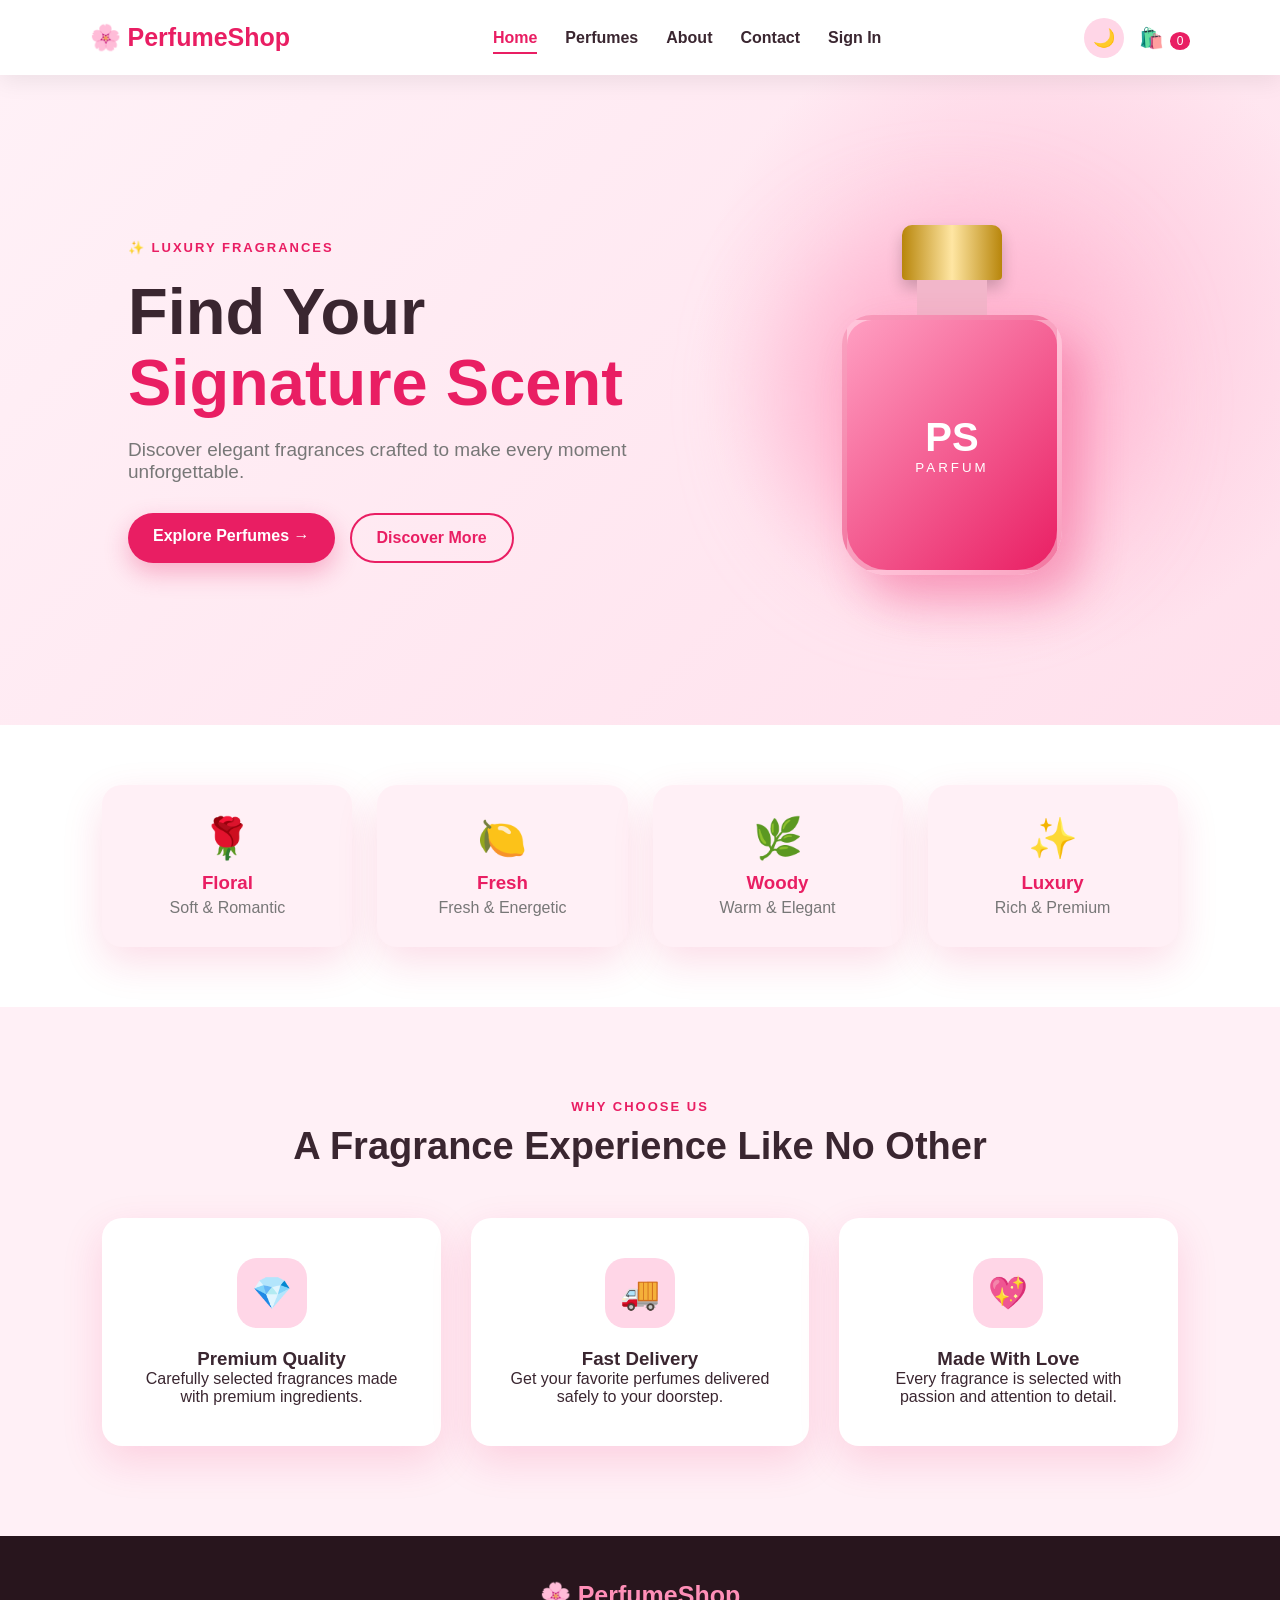
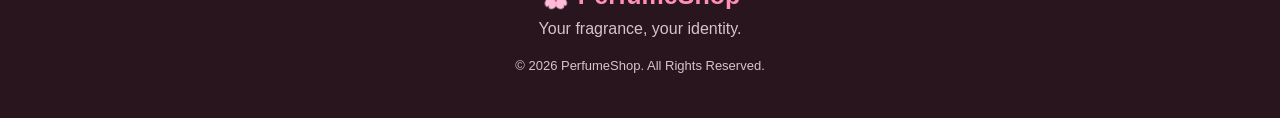
<file: index.html>
<!DOCTYPE html>
<html lang="en">
<head>
    <meta charset="UTF-8">
    <meta name="viewport" content="width=device-width, initial-scale=1.0">
    <title>PerfumeShop | Luxury Fragrances</title>
    <link rel="stylesheet" href="style.css">
</head>
<body>

<header>
    <a href="index.html" class="logo">🌸 PerfumeShop</a>

    <nav>
        <a href="index.html" class="active">Home</a>
        <a href="products.html">Perfumes</a>
        <a href="about.html">About</a>
        <a href="contact.html">Contact</a>
        <a href="signin.html">Sign In</a>
    </nav>

    <div class="header-actions">
        <button class="theme-toggle" onclick="toggleTheme()" title="Toggle Theme">🌙</button>
        <span class="cart" onclick="showCart()">🛍️ <span id="cartCount">0</span></span>
    </div>
</header>

<section class="hero">

    <div class="hero-content">
        <span class="small-title">✨ LUXURY FRAGRANCES</span>

        <h1>Find Your <span>Signature Scent</span></h1>

        <p>
            Discover elegant fragrances crafted to make every moment
            unforgettable.
        </p>

        <div class="hero-buttons">
            <a href="products.html" class="main-btn">Explore Perfumes →</a>
            <a href="about.html" class="outline-btn">Discover More</a>
        </div>
    </div>

    <div class="hero-perfume">
        <div class="glow"></div>
        <div class="bottle">
            <div class="bottle-cap"></div>
            <div class="bottle-neck"></div>
            <div class="bottle-body">
                <span>PS</span>
                <small>PARFUM</small>
            </div>
        </div>
    </div>

</section>

<section class="categories">

    <div class="category-card">
        <span>🌹</span>
        <h3>Floral</h3>
        <p>Soft & Romantic</p>
    </div>

    <div class="category-card">
        <span>🍋</span>
        <h3>Fresh</h3>
        <p>Fresh & Energetic</p>
    </div>

    <div class="category-card">
        <span>🌿</span>
        <h3>Woody</h3>
        <p>Warm & Elegant</p>
    </div>

    <div class="category-card">
        <span>✨</span>
        <h3>Luxury</h3>
        <p>Rich & Premium</p>
    </div>

</section>

<section class="why-us">

    <div class="section-heading">
        <span>WHY CHOOSE US</span>
        <h2>A Fragrance Experience Like No Other</h2>
    </div>

    <div class="features">

        <div class="feature-card">
            <div class="feature-icon">💎</div>
            <h3>Premium Quality</h3>
            <p>Carefully selected fragrances made with premium ingredients.</p>
        </div>

        <div class="feature-card">
            <div class="feature-icon">🚚</div>
            <h3>Fast Delivery</h3>
            <p>Get your favorite perfumes delivered safely to your doorstep.</p>
        </div>

        <div class="feature-card">
            <div class="feature-icon">💖</div>
            <h3>Made With Love</h3>
            <p>Every fragrance is selected with passion and attention to detail.</p>
        </div>

    </div>

</section>

<footer>
    <div class="footer-logo">🌸 PerfumeShop</div>
    <p>Your fragrance, your identity.</p>
    <p class="copyright">© 2026 PerfumeShop. All Rights Reserved.</p>
</footer>

<script src="script.js"></script>
</body>
</html>
</file>
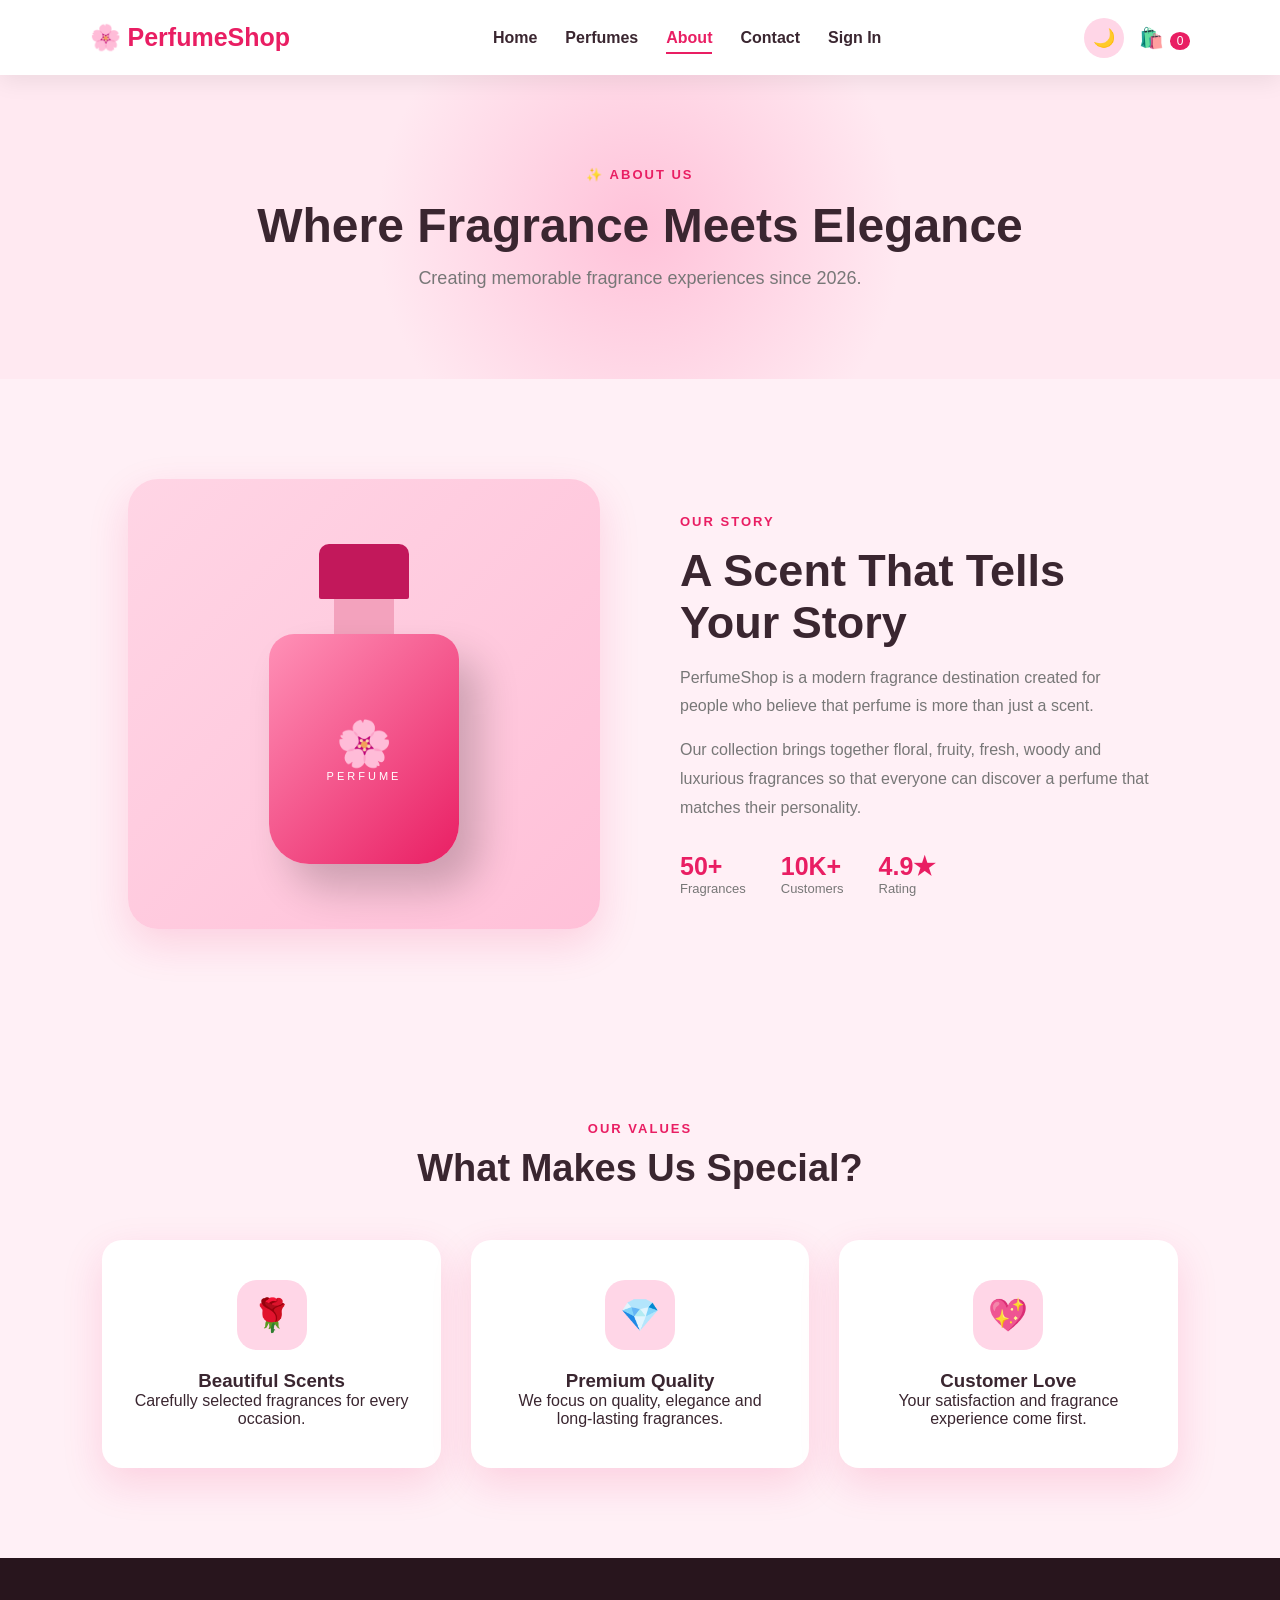
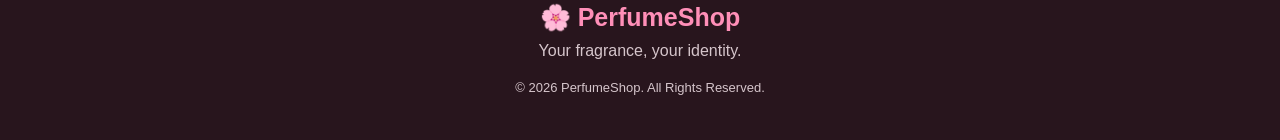
<file: about.html>
<!DOCTYPE html>
<html lang="en">
<head>
    <meta charset="UTF-8">
    <meta name="viewport" content="width=device-width, initial-scale=1.0">
    <title>PerfumeShop | About Us</title>
    <link rel="stylesheet" href="style.css">
</head>
<body>

<header>
    <a href="index.html" class="logo">🌸 PerfumeShop</a>

    <nav>
        <a href="index.html">Home</a>
        <a href="products.html">Perfumes</a>
        <a href="about.html" class="active">About</a>
        <a href="contact.html">Contact</a>
        <a href="signin.html">Sign In</a>
    </nav>

    <div class="header-actions">
        <button class="theme-toggle" onclick="toggleTheme()">🌙</button>
        <span class="cart">🛍️ <span id="cartCount">0</span></span>
    </div>
</header>

<section class="page-banner">
    <span>✨ ABOUT US</span>
    <h1>Where Fragrance Meets Elegance</h1>
    <p>Creating memorable fragrance experiences since 2026.</p>
</section>

<section class="about-section">

    <div class="about-image">
        <div class="large-bottle">
            <div class="large-cap"></div>
            <div class="large-neck"></div>
            <div class="large-body">
                🌸
                <span>PERFUME</span>
            </div>
        </div>
    </div>

    <div class="about-content">
        <span class="small-title">OUR STORY</span>

        <h2>A Scent That Tells Your Story</h2>

        <p>
            PerfumeShop is a modern fragrance destination created for people
            who believe that perfume is more than just a scent.
        </p>

        <p>
            Our collection brings together floral, fruity, fresh, woody and
            luxurious fragrances so that everyone can discover a perfume
            that matches their personality.
        </p>

        <div class="about-stats">
            <div>
                <strong>50+</strong>
                <span>Fragrances</span>
            </div>

            <div>
                <strong>10K+</strong>
                <span>Customers</span>
            </div>

            <div>
                <strong>4.9★</strong>
                <span>Rating</span>
            </div>
        </div>

    </div>

</section>

<section class="values">

    <div class="section-heading">
        <span>OUR VALUES</span>
        <h2>What Makes Us Special?</h2>
    </div>

    <div class="features">

        <div class="feature-card">
            <div class="feature-icon">🌹</div>
            <h3>Beautiful Scents</h3>
            <p>Carefully selected fragrances for every occasion.</p>
        </div>

        <div class="feature-card">
            <div class="feature-icon">💎</div>
            <h3>Premium Quality</h3>
            <p>We focus on quality, elegance and long-lasting fragrances.</p>
        </div>

        <div class="feature-card">
            <div class="feature-icon">💖</div>
            <h3>Customer Love</h3>
            <p>Your satisfaction and fragrance experience come first.</p>
        </div>

    </div>

</section>

<footer>
    <div class="footer-logo">🌸 PerfumeShop</div>
    <p>Your fragrance, your identity.</p>
    <p class="copyright">© 2026 PerfumeShop. All Rights Reserved.</p>
</footer>

<script src="script.js"></script>
</body>
</html>
</file>
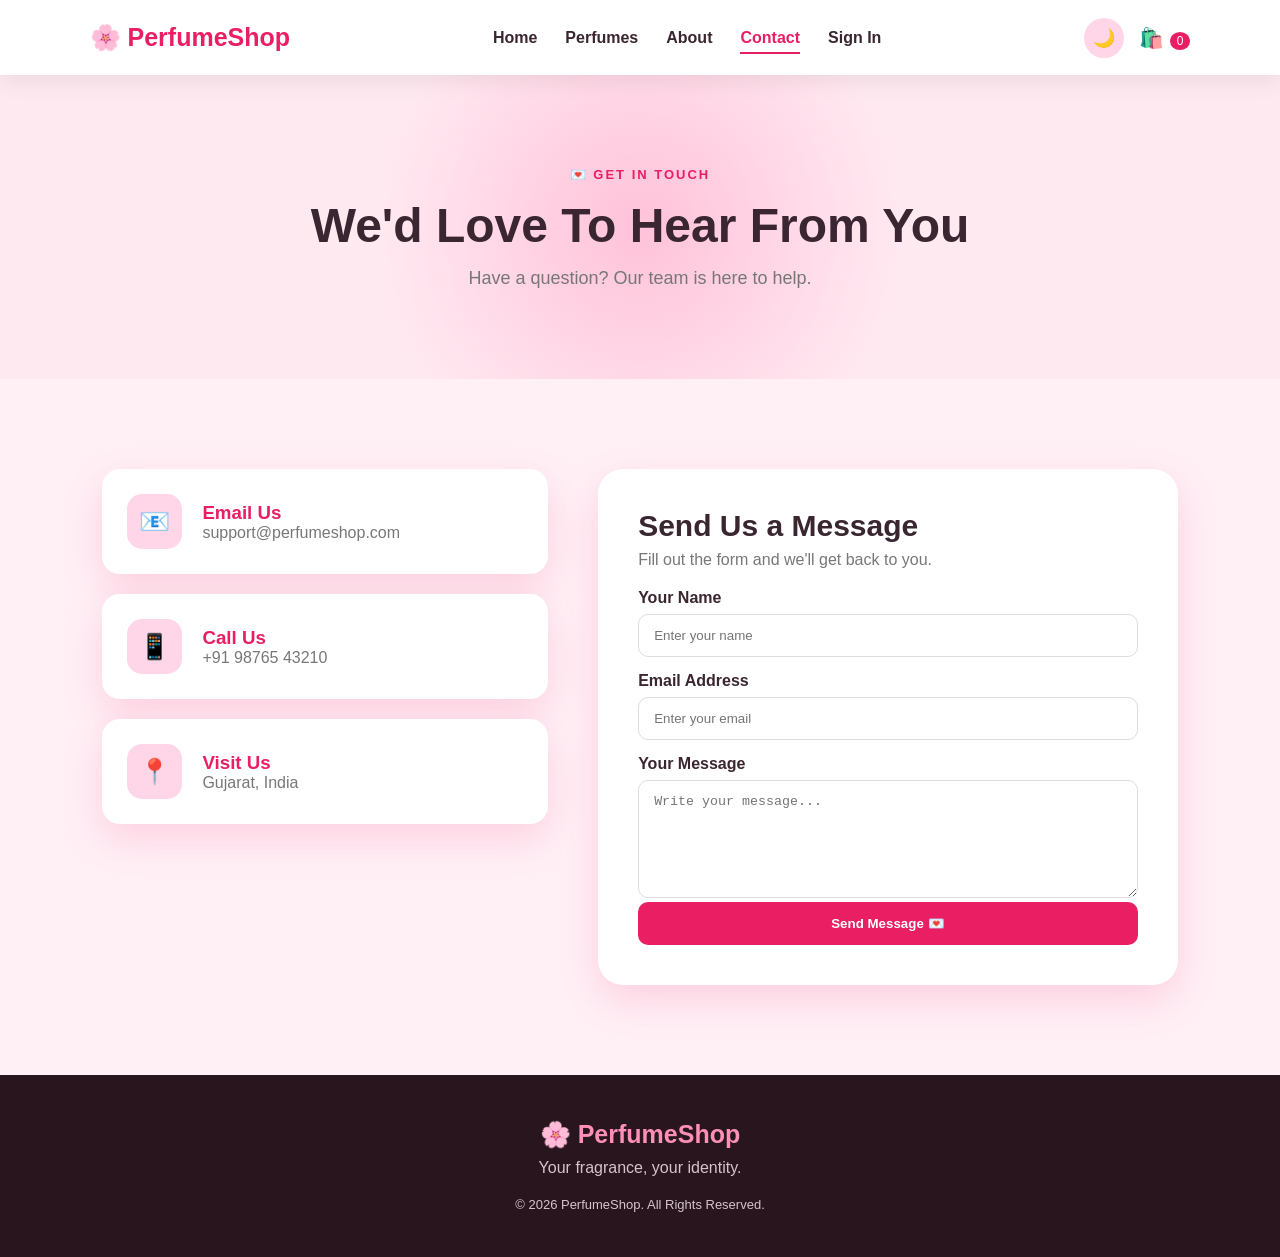
<file: contact.html>
<!DOCTYPE html>
<html lang="en">
<head>
    <meta charset="UTF-8">
    <meta name="viewport" content="width=device-width, initial-scale=1.0">
    <title>PerfumeShop | Contact</title>
    <link rel="stylesheet" href="style.css">
</head>
<body>

<header>
    <a href="index.html" class="logo">🌸 PerfumeShop</a>

    <nav>
        <a href="index.html">Home</a>
        <a href="products.html">Perfumes</a>
        <a href="about.html">About</a>
        <a href="contact.html" class="active">Contact</a>
        <a href="signin.html">Sign In</a>
    </nav>

    <div class="header-actions">
        <button class="theme-toggle" onclick="toggleTheme()">🌙</button>
        <span class="cart">🛍️ <span id="cartCount">0</span></span>
    </div>
</header>

<section class="page-banner">
    <span>💌 GET IN TOUCH</span>
    <h1>We'd Love To Hear From You</h1>
    <p>Have a question? Our team is here to help.</p>
</section>

<section class="contact-section">

    <div class="contact-info">

        <div class="contact-card">
            <div class="contact-icon">📧</div>
            <div>
                <h3>Email Us</h3>
                <p>support@perfumeshop.com</p>
            </div>
        </div>

        <div class="contact-card">
            <div class="contact-icon">📱</div>
            <div>
                <h3>Call Us</h3>
                <p>+91 98765 43210</p>
            </div>
        </div>

        <div class="contact-card">
            <div class="contact-icon">📍</div>
            <div>
                <h3>Visit Us</h3>
                <p>Gujarat, India</p>
            </div>
        </div>

    </div>

    <div class="contact-form">

        <h2>Send Us a Message</h2>
        <p>Fill out the form and we'll get back to you.</p>

        <form onsubmit="contactForm(event)">

            <label>Your Name</label>
            <input type="text" id="contactName" placeholder="Enter your name" required>

            <label>Email Address</label>
            <input type="email" id="contactEmail" placeholder="Enter your email" required>

            <label>Your Message</label>
            <textarea id="contactMessage" rows="6" placeholder="Write your message..." required></textarea>

            <button type="submit" class="auth-btn">Send Message 💌</button>

        </form>

    </div>

</section>

<footer>
    <div class="footer-logo">🌸 PerfumeShop</div>
    <p>Your fragrance, your identity.</p>
    <p class="copyright">© 2026 PerfumeShop. All Rights Reserved.</p>
</footer>

<script src="script.js"></script>
</body>
</html>
</file>
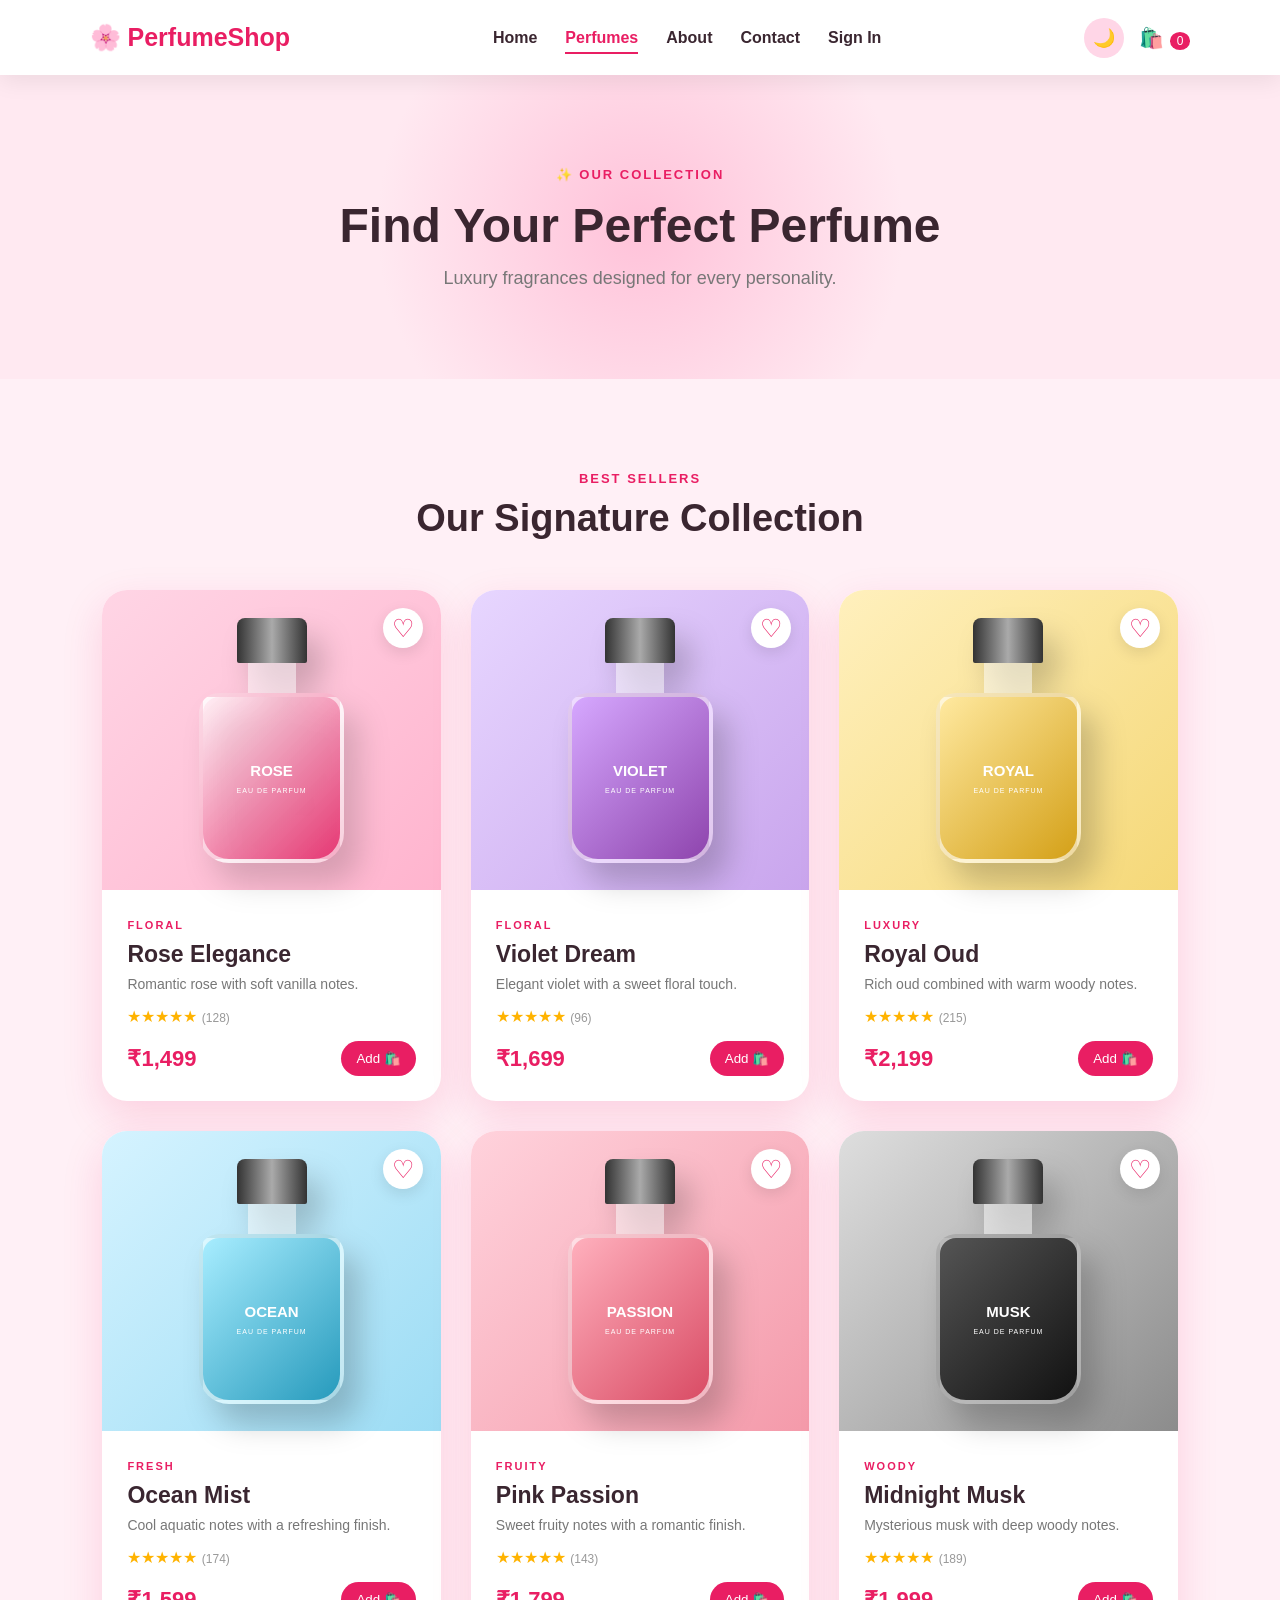
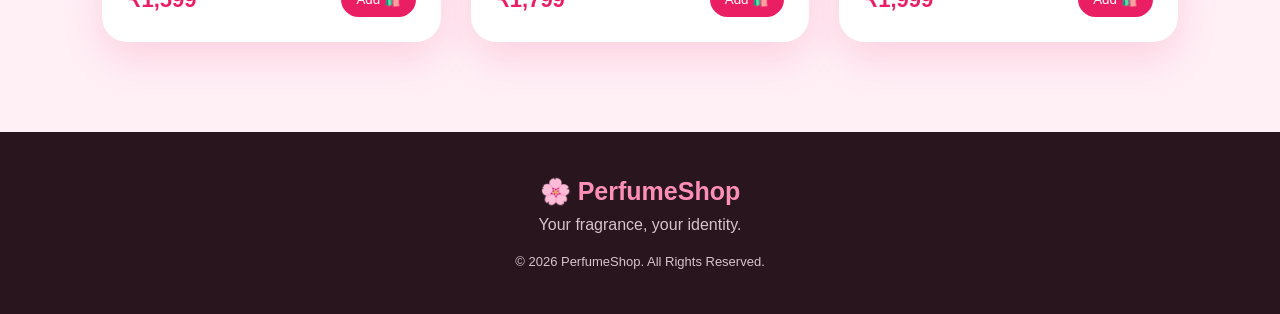
<file: products.html>
<!DOCTYPE html>
<html lang="en">
<head>
    <meta charset="UTF-8">
    <meta name="viewport" content="width=device-width, initial-scale=1.0">
    <title>PerfumeShop | Perfumes</title>
    <link rel="stylesheet" href="style.css">
</head>
<body>

<header>
    <a href="index.html" class="logo">🌸 PerfumeShop</a>

    <nav>
        <a href="index.html">Home</a>
        <a href="products.html" class="active">Perfumes</a>
        <a href="about.html">About</a>
        <a href="contact.html">Contact</a>
        <a href="signin.html">Sign In</a>
    </nav>

    <div class="header-actions">
        <button class="theme-toggle" onclick="toggleTheme()">🌙</button>
        <span class="cart" onclick="showCart()">🛍️ <span id="cartCount">0</span></span>
    </div>
</header>

<section class="page-banner">
    <span>✨ OUR COLLECTION</span>
    <h1>Find Your Perfect Perfume</h1>
    <p>Luxury fragrances designed for every personality.</p>
</section>

<section class="products-section">

    <div class="section-heading">
        <span>BEST SELLERS</span>
        <h2>Our Signature Collection</h2>
    </div>

    <div class="products-grid">

        <!-- Product 1 -->
        <div class="product-card">

            <button class="wishlist" onclick="addWishlist(this)">♡</button>

            <div class="product-image pink-bottle">
                <div class="perfume-bottle">
                    <div class="perfume-cap"></div>
                    <div class="perfume-neck"></div>
                    <div class="perfume-body">
                        <b>ROSE</b>
                        <small>EAU DE PARFUM</small>
                    </div>
                </div>
            </div>

            <div class="product-info">
                <span class="product-type">FLORAL</span>
                <h3>Rose Elegance</h3>
                <p>Romantic rose with soft vanilla notes.</p>

                <div class="rating">★★★★★ <span>(128)</span></div>

                <div class="product-bottom">
                    <strong>₹1,499</strong>
                    <button onclick="addToCart('Rose Elegance')">Add 🛍️</button>
                </div>
            </div>

        </div>

        <!-- Product 2 -->
        <div class="product-card">

            <button class="wishlist" onclick="addWishlist(this)">♡</button>

            <div class="product-image purple-bottle">
                <div class="perfume-bottle">
                    <div class="perfume-cap"></div>
                    <div class="perfume-neck"></div>
                    <div class="perfume-body">
                        <b>VIOLET</b>
                        <small>EAU DE PARFUM</small>
                    </div>
                </div>
            </div>

            <div class="product-info">
                <span class="product-type">FLORAL</span>
                <h3>Violet Dream</h3>
                <p>Elegant violet with a sweet floral touch.</p>

                <div class="rating">★★★★★ <span>(96)</span></div>

                <div class="product-bottom">
                    <strong>₹1,699</strong>
                    <button onclick="addToCart('Violet Dream')">Add 🛍️</button>
                </div>
            </div>

        </div>

        <!-- Product 3 -->
        <div class="product-card">

            <button class="wishlist" onclick="addWishlist(this)">♡</button>

            <div class="product-image gold-bottle">
                <div class="perfume-bottle">
                    <div class="perfume-cap"></div>
                    <div class="perfume-neck"></div>
                    <div class="perfume-body">
                        <b>ROYAL</b>
                        <small>EAU DE PARFUM</small>
                    </div>
                </div>
            </div>

            <div class="product-info">
                <span class="product-type">LUXURY</span>
                <h3>Royal Oud</h3>
                <p>Rich oud combined with warm woody notes.</p>

                <div class="rating">★★★★★ <span>(215)</span></div>

                <div class="product-bottom">
                    <strong>₹2,199</strong>
                    <button onclick="addToCart('Royal Oud')">Add 🛍️</button>
                </div>
            </div>

        </div>

        <!-- Product 4 -->
        <div class="product-card">

            <button class="wishlist" onclick="addWishlist(this)">♡</button>

            <div class="product-image blue-bottle">
                <div class="perfume-bottle">
                    <div class="perfume-cap"></div>
                    <div class="perfume-neck"></div>
                    <div class="perfume-body">
                        <b>OCEAN</b>
                        <small>EAU DE PARFUM</small>
                    </div>
                </div>
            </div>

            <div class="product-info">
                <span class="product-type">FRESH</span>
                <h3>Ocean Mist</h3>
                <p>Cool aquatic notes with a refreshing finish.</p>

                <div class="rating">★★★★★ <span>(174)</span></div>

                <div class="product-bottom">
                    <strong>₹1,599</strong>
                    <button onclick="addToCart('Ocean Mist')">Add 🛍️</button>
                </div>
            </div>

        </div>

        <!-- Product 5 -->
        <div class="product-card">

            <button class="wishlist" onclick="addWishlist(this)">♡</button>

            <div class="product-image red-bottle">
                <div class="perfume-bottle">
                    <div class="perfume-cap"></div>
                    <div class="perfume-neck"></div>
                    <div class="perfume-body">
                        <b>PASSION</b>
                        <small>EAU DE PARFUM</small>
                    </div>
                </div>
            </div>

            <div class="product-info">
                <span class="product-type">FRUITY</span>
                <h3>Pink Passion</h3>
                <p>Sweet fruity notes with a romantic finish.</p>

                <div class="rating">★★★★★ <span>(143)</span></div>

                <div class="product-bottom">
                    <strong>₹1,799</strong>
                    <button onclick="addToCart('Pink Passion')">Add 🛍️</button>
                </div>
            </div>

        </div>

        <!-- Product 6 -->
        <div class="product-card">

            <button class="wishlist" onclick="addWishlist(this)">♡</button>

            <div class="product-image black-bottle">
                <div class="perfume-bottle">
                    <div class="perfume-cap"></div>
                    <div class="perfume-neck"></div>
                    <div class="perfume-body">
                        <b>MUSK</b>
                        <small>EAU DE PARFUM</small>
                    </div>
                </div>
            </div>

            <div class="product-info">
                <span class="product-type">WOODY</span>
                <h3>Midnight Musk</h3>
                <p>Mysterious musk with deep woody notes.</p>

                <div class="rating">★★★★★ <span>(189)</span></div>

                <div class="product-bottom">
                    <strong>₹1,999</strong>
                    <button onclick="addToCart('Midnight Musk')">Add 🛍️</button>
                </div>
            </div>

        </div>

    </div>

</section>

<footer>
    <div class="footer-logo">🌸 PerfumeShop</div>
    <p>Your fragrance, your identity.</p>
    <p class="copyright">© 2026 PerfumeShop. All Rights Reserved.</p>
</footer>

<script src="script.js"></script>
</body>
</html>
</file>
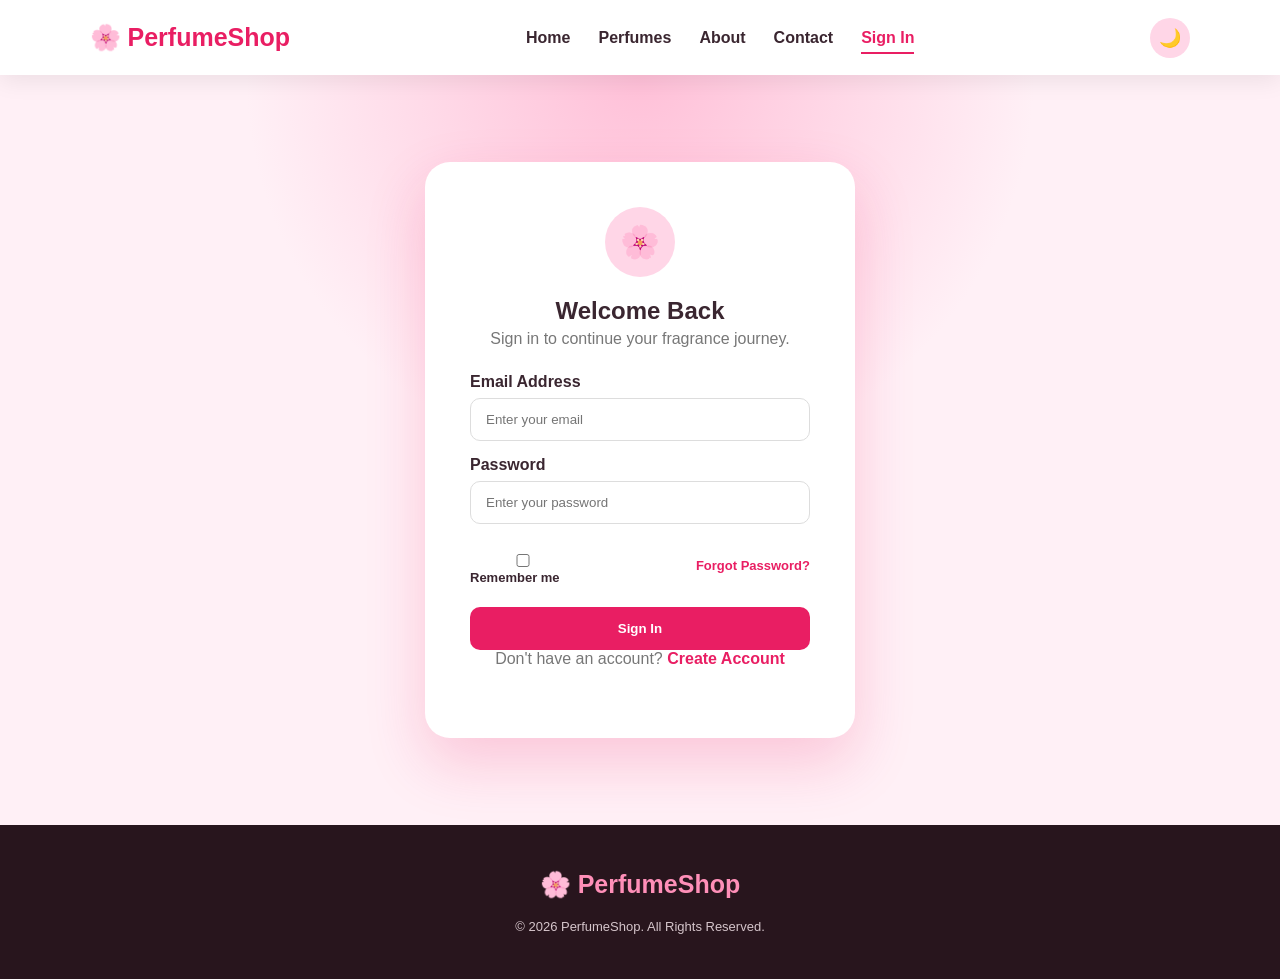
<file: signin.html>
<!DOCTYPE html>
<html lang="en">
<head>
    <meta charset="UTF-8">
    <meta name="viewport" content="width=device-width, initial-scale=1.0">
    <title>PerfumeShop | Sign In</title>
    <link rel="stylesheet" href="style.css">
</head>
<body>

<header>
    <a href="index.html" class="logo">🌸 PerfumeShop</a>

    <nav>
        <a href="index.html">Home</a>
        <a href="products.html">Perfumes</a>
        <a href="about.html">About</a>
        <a href="contact.html">Contact</a>
        <a href="signin.html" class="active">Sign In</a>
    </nav>

    <div class="header-actions">
        <button class="theme-toggle" onclick="toggleTheme()">🌙</button>
    </div>
</header>

<section class="auth-page">

    <div class="auth-card">

        <div class="auth-icon">🌸</div>

        <h1>Welcome Back</h1>
        <p>Sign in to continue your fragrance journey.</p>

        <form onsubmit="signIn(event)">

            <label>Email Address</label>
            <input type="email" id="signinEmail" placeholder="Enter your email" required>

            <label>Password</label>
            <input type="password" id="signinPassword" placeholder="Enter your password" required>

            <div class="form-options">
                <label class="remember">
                    <input type="checkbox"> Remember me
                </label>

                <a href="#">Forgot Password?</a>
            </div>

            <button type="submit" class="auth-btn">Sign In</button>

        </form>

        <p class="auth-footer">
            Don't have an account?
            <a href="signup.html">Create Account</a>
        </p>

    </div>

</section>

<footer>
    <div class="footer-logo">🌸 PerfumeShop</div>
    <p class="copyright">© 2026 PerfumeShop. All Rights Reserved.</p>
</footer>

<script src="script.js"></script>
</body>
</html>
</file>
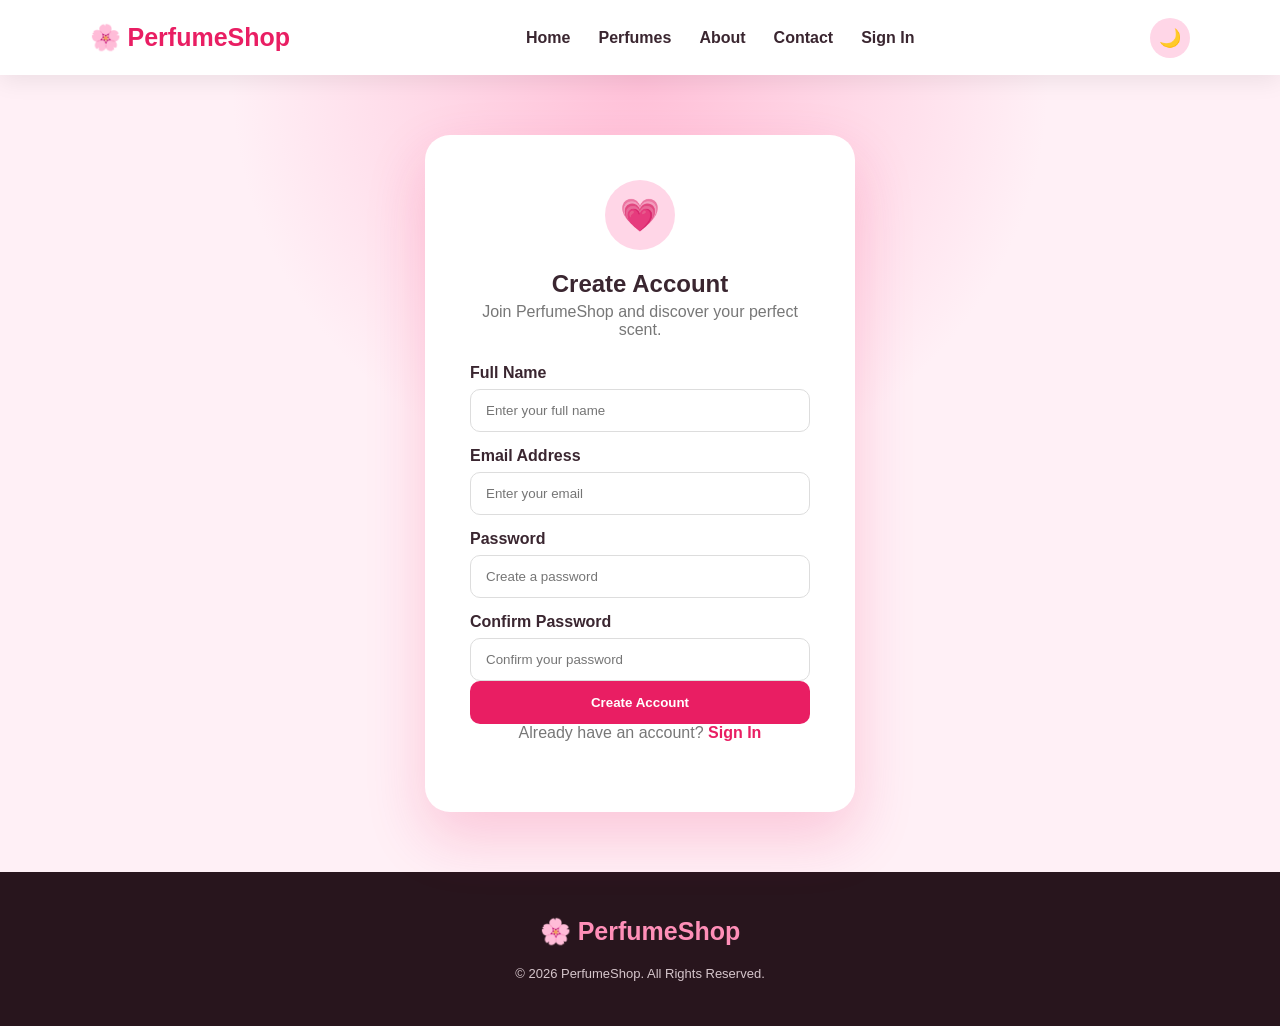
<file: signup.html>
<!DOCTYPE html>
<html lang="en">
<head>
    <meta charset="UTF-8">
    <meta name="viewport" content="width=device-width, initial-scale=1.0">
    <title>PerfumeShop | Create Account</title>
    <link rel="stylesheet" href="style.css">
</head>
<body>

<header>
    <a href="index.html" class="logo">🌸 PerfumeShop</a>

    <nav>
        <a href="index.html">Home</a>
        <a href="products.html">Perfumes</a>
        <a href="about.html">About</a>
        <a href="contact.html">Contact</a>
        <a href="signin.html">Sign In</a>
    </nav>

    <div class="header-actions">
        <button class="theme-toggle" onclick="toggleTheme()">🌙</button>
    </div>
</header>

<section class="auth-page">

    <div class="auth-card">

        <div class="auth-icon">💗</div>

        <h1>Create Account</h1>
        <p>Join PerfumeShop and discover your perfect scent.</p>

        <form onsubmit="signUp(event)">

            <label>Full Name</label>
            <input type="text" id="signupName" placeholder="Enter your full name" required>

            <label>Email Address</label>
            <input type="email" id="signupEmail" placeholder="Enter your email" required>

            <label>Password</label>
            <input type="password" id="signupPassword" placeholder="Create a password" required>

            <label>Confirm Password</label>
            <input type="password" id="confirmPassword" placeholder="Confirm your password" required>

            <button type="submit" class="auth-btn">Create Account</button>

        </form>

        <p class="auth-footer">
            Already have an account?
            <a href="signin.html">Sign In</a>
        </p>

    </div>

</section>

<footer>
    <div class="footer-logo">🌸 PerfumeShop</div>
    <p class="copyright">© 2026 PerfumeShop. All Rights Reserved.</p>
</footer>

<script src="script.js"></script>
</body>
</html>
</file>
<file: style.css>
/* This is style.css file. */

* {
    margin: 0;
    padding: 0;
    box-sizing: border-box;
}

:root {
    --pink: #e91e63;
    --dark-pink: #c2185b;
    --light-pink: #fff0f6;
    --soft-pink: #ffd6e7;
    --white: #ffffff;
    --text: #3a2630;
    --gray: #777;
    --shadow: 0 15px 40px rgba(233, 30, 99, 0.15);
}

body {
    font-family: "Segoe UI", Arial, sans-serif;
    background: var(--light-pink);
    color: var(--text);
    transition: 0.4s;
}

/* ================= HEADER ================= */

header {
    height: 75px;
    padding: 0 7%;
    background: rgba(255, 255, 255, 0.95);
    display: flex;
    align-items: center;
    justify-content: space-between;
    position: sticky;
    top: 0;
    z-index: 1000;
    box-shadow: 0 5px 25px rgba(0, 0, 0, 0.08);
    backdrop-filter: blur(15px);
}

.logo {
    text-decoration: none;
    color: var(--pink);
    font-size: 25px;
    font-weight: 800;
}

nav {
    display: flex;
    gap: 28px;
}

nav a {
    color: var(--text);
    text-decoration: none;
    font-weight: 600;
    position: relative;
    transition: 0.3s;
}

nav a:hover,
nav a.active {
    color: var(--pink);
}

nav a.active::after {
    content: "";
    position: absolute;
    width: 100%;
    height: 2px;
    background: var(--pink);
    bottom: -7px;
    left: 0;
}

.header-actions {
    display: flex;
    align-items: center;
    gap: 15px;
}

.theme-toggle {
    border: none;
    background: var(--soft-pink);
    width: 40px;
    height: 40px;
    border-radius: 50%;
    cursor: pointer;
    font-size: 18px;
    transition: 0.3s;
}

.theme-toggle:hover {
    transform: rotate(25deg) scale(1.1);
}

.cart {
    cursor: pointer;
    font-size: 20px;
}

#cartCount {
    background: var(--pink);
    color: white;
    border-radius: 50%;
    padding: 2px 7px;
    font-size: 12px;
}

/* ================= HERO ================= */

.hero {
    min-height: 650px;
    display: flex;
    align-items: center;
    justify-content: space-between;
    padding: 70px 10%;
    background:
        radial-gradient(circle at 80% 40%, #ffc0d8, transparent 30%),
        linear-gradient(135deg, #fff1f7, #ffe0ec);
    overflow: hidden;
}

.hero-content {
    max-width: 600px;
}

.small-title,
.page-banner span,
.section-heading span {
    color: var(--pink);
    font-weight: 800;
    letter-spacing: 2px;
    font-size: 13px;
}

.hero h1 {
    font-size: 65px;
    line-height: 1.1;
    margin: 20px 0;
}

.hero h1 span {
    color: var(--pink);
}

.hero p {
    color: var(--gray);
    font-size: 19px;
    margin-bottom: 30px;
    max-width: 520px;
}

.hero-buttons {
    display: flex;
    gap: 15px;
}

.main-btn,
.outline-btn {
    padding: 14px 25px;
    border-radius: 30px;
    text-decoration: none;
    font-weight: bold;
    transition: 0.3s;
}

.main-btn {
    background: var(--pink);
    color: white;
    box-shadow: 0 10px 25px rgba(233, 30, 99, 0.3);
}

.main-btn:hover {
    background: var(--dark-pink);
    transform: translateY(-4px);
    box-shadow: 0 15px 30px rgba(233, 30, 99, 0.4);
}

.outline-btn {
    color: var(--pink);
    border: 2px solid var(--pink);
}

.outline-btn:hover {
    background: var(--pink);
    color: white;
}

/* ================= PERFUME BOTTLE ================= */

.hero-perfume {
    width: 400px;
    height: 500px;
    position: relative;
    display: flex;
    justify-content: center;
    align-items: center;
}

.glow {
    position: absolute;
    width: 330px;
    height: 330px;
    border-radius: 50%;
    background: #ffb6d1;
    filter: blur(50px);
}

.bottle {
    position: relative;
    z-index: 2;
    text-align: center;
}

.bottle-cap {
    width: 100px;
    height: 55px;
    background: linear-gradient(90deg, #b8860b, #ffe6a3, #b8860b);
    border-radius: 10px 10px 4px 4px;
    margin: auto;
    box-shadow: 0 8px 15px rgba(0, 0, 0, 0.2);
}

.bottle-neck {
    width: 70px;
    height: 35px;
    background: #f2b6ca;
    margin: auto;
}

.bottle-body {
    width: 220px;
    height: 260px;
    background: linear-gradient(135deg, #ff9fc2, #e91e63);
    border-radius: 30px 30px 45px 45px;
    box-shadow: 20px 25px 45px rgba(233, 30, 99, 0.3);
    color: white;
    display: flex;
    flex-direction: column;
    align-items: center;
    justify-content: center;
    border: 5px solid rgba(255, 255, 255, 0.4);
}

.bottle-body span {
    font-size: 40px;
    font-weight: 900;
}

.bottle-body small {
    letter-spacing: 3px;
}

/* ================= CATEGORIES ================= */

.categories {
    padding: 60px 8%;
    display: grid;
    grid-template-columns: repeat(4, 1fr);
    gap: 25px;
    background: white;
}

.category-card {
    background: var(--light-pink);
    padding: 30px;
    text-align: center;
    border-radius: 20px;
    box-shadow: var(--shadow);
    transition: 0.3s;
}

.category-card:hover {
    transform: translateY(-10px);
    box-shadow: 0 20px 40px rgba(233, 30, 99, 0.25);
}

.category-card span {
    font-size: 40px;
}

.category-card h3 {
    margin: 10px 0 5px;
    color: var(--pink);
}

.category-card p {
    color: var(--gray);
}

/* ================= SECTIONS ================= */

.why-us,
.products-section,
.values {
    padding: 90px 8%;
}

.section-heading {
    text-align: center;
    margin-bottom: 50px;
}

.section-heading h2 {
    font-size: 38px;
    margin-top: 10px;
}

/* ================= FEATURES ================= */

.features {
    display: grid;
    grid-template-columns: repeat(3, 1fr);
    gap: 30px;
}

.feature-card {
    background: white;
    padding: 40px 30px;
    text-align: center;
    border-radius: 20px;
    box-shadow: var(--shadow);
    transition: 0.3s;
}

.feature-card:hover {
    transform: translateY(-10px);
}

.feature-icon {
    width: 70px;
    height: 70px;
    margin: auto auto 20px;
    border-radius: 20px;
    display: flex;
    align-items: center;
    justify-content: center;
    background: var(--soft-pink);
    font-size: 32px;
}

/* ================= PAGE BANNER ================= */

.page-banner {
    text-align: center;
    padding: 90px 20px;
    background:
        radial-gradient(circle, #ffc2d9, transparent 40%),
        #ffe9f1;
}

.page-banner h1 {
    font-size: 48px;
    margin: 15px 0;
}

.page-banner p {
    color: var(--gray);
    font-size: 18px;
}

/* ================= PRODUCTS ================= */

.products-grid {
    display: grid;
    grid-template-columns: repeat(3, 1fr);
    gap: 30px;
}

.product-card {
    background: white;
    border-radius: 25px;
    overflow: hidden;
    position: relative;
    box-shadow: var(--shadow);
    transition: 0.4s;
}

.product-card:hover {
    transform: translateY(-12px);
    box-shadow: 0 25px 50px rgba(233, 30, 99, 0.25);
}

.wishlist {
    position: absolute;
    right: 18px;
    top: 18px;
    width: 40px;
    height: 40px;
    border: none;
    border-radius: 50%;
    background: white;
    box-shadow: 0 5px 15px rgba(0,0,0,0.1);
    color: var(--pink);
    font-size: 25px;
    cursor: pointer;
    z-index: 5;
}

.wishlist.liked {
    background: var(--pink);
    color: white;
}

.product-image {
    height: 300px;
    display: flex;
    align-items: center;
    justify-content: center;
}

.pink-bottle {
    background: linear-gradient(135deg, #ffd5e5, #ffb4ce);
}

.purple-bottle {
    background: linear-gradient(135deg, #e7d6ff, #c9a5ed);
}

.gold-bottle {
    background: linear-gradient(135deg, #fff0bd, #f5d878);
}

.blue-bottle {
    background: linear-gradient(135deg, #d5f3ff, #9cdcf4);
}

.red-bottle {
    background: linear-gradient(135deg, #ffd2dc, #f49aaa);
}

.black-bottle {
    background: linear-gradient(135deg, #dedede, #8c8c8c);
}

.perfume-bottle {
    text-align: center;
    filter: drop-shadow(15px 20px 15px rgba(0,0,0,0.2));
}

.perfume-cap {
    width: 70px;
    height: 45px;
    background: linear-gradient(90deg, #333, #aaa, #333);
    margin: auto;
    border-radius: 8px 8px 2px 2px;
}

.perfume-neck {
    width: 48px;
    height: 30px;
    margin: auto;
    background: rgba(255,255,255,0.5);
}

.perfume-body {
    width: 145px;
    height: 170px;
    border-radius: 20px 20px 30px 30px;
    background: linear-gradient(135deg, rgba(255,255,255,0.7), rgba(233,30,99,0.8));
    border: 4px solid rgba(255,255,255,0.6);
    display: flex;
    flex-direction: column;
    align-items: center;
    justify-content: center;
    color: white;
}

.purple-bottle .perfume-body {
    background: linear-gradient(135deg, #d6a8ff, #8e44ad);
}

.gold-bottle .perfume-body {
    background: linear-gradient(135deg, #ffe9a0, #d4a017);
}

.blue-bottle .perfume-body {
    background: linear-gradient(135deg, #a8edff, #269abc);
}

.red-bottle .perfume-body {
    background: linear-gradient(135deg, #ffb0bd, #d94b64);
}

.black-bottle .perfume-body {
    background: linear-gradient(135deg, #555, #111);
}

.perfume-body b {
    font-size: 15px;
}

.perfume-body small {
    font-size: 7px;
    margin-top: 8px;
    letter-spacing: 1px;
}

.product-info {
    padding: 25px;
}

.product-type {
    color: var(--pink);
    font-size: 11px;
    font-weight: bold;
    letter-spacing: 2px;
}

.product-info h3 {
    font-size: 23px;
    margin: 8px 0;
}

.product-info p {
    color: var(--gray);
    font-size: 14px;
}

.rating {
    margin: 15px 0;
    color: #ffb300;
}

.rating span {
    color: #999;
    font-size: 12px;
}

.product-bottom {
    display: flex;
    justify-content: space-between;
    align-items: center;
}

.product-bottom strong {
    font-size: 22px;
    color: var(--pink);
}

.product-bottom button {
    border: none;
    background: var(--pink);
    color: white;
    padding: 10px 15px;
    border-radius: 20px;
    cursor: pointer;
    transition: 0.3s;
}

.product-bottom button:hover {
    background: var(--dark-pink);
    transform: scale(1.05);
}

/* ================= AUTH ================= */

.auth-page {
    min-height: 750px;
    display: flex;
    justify-content: center;
    align-items: center;
    padding: 60px 20px;
    background:
        radial-gradient(circle at top, #ffc0d8, transparent 40%),
        var(--light-pink);
}

.auth-card {
    width: 430px;
    background: white;
    padding: 45px;
    border-radius: 25px;
    box-shadow: 0 25px 60px rgba(233,30,99,0.2);
}

.auth-icon {
    width: 70px;
    height: 70px;
    margin: auto;
    border-radius: 50%;
    background: var(--soft-pink);
    display: flex;
    align-items: center;
    justify-content: center;
    font-size: 32px;
}

.auth-card h1 {
    text-align: center;
    margin: 20px 0 5px;
}

.auth-card > p {
    text-align: center;
    color: var(--gray);
    margin-bottom: 25px;
}

.auth-card form label {
    display: block;
    margin: 15px 0 7px;
    font-weight: 600;
}

.auth-card input,
.contact-form input,
.contact-form textarea {
    width: 100%;
    padding: 13px 15px;
    border: 1px solid #ddd;
    border-radius: 10px;
    outline: none;
    transition: 0.3s;
}

.auth-card input:focus,
.contact-form input:focus,
.contact-form textarea:focus {
    border-color: var(--pink);
    box-shadow: 0 0 0 4px rgba(233,30,99,0.1);
}

.form-options {
    display: flex;
    justify-content: space-between;
    align-items: center;
    margin: 15px 0;
    font-size: 13px;
}

.form-options a,
.auth-footer a {
    color: var(--pink);
    font-weight: bold;
    text-decoration: none;
}

.remember {
    display: flex;
    align-items: center;
    gap: 5px;
}

.auth-btn {
    width: 100%;
    border: none;
    background: var(--pink);
    color: white;
    padding: 14px;
    border-radius: 10px;
    font-weight: bold;
    cursor: pointer;
    transition: 0.3s;
}

.auth-btn:hover {
    background: var(--dark-pink);
    box-shadow: 0 10px 25px rgba(233,30,99,0.3);
}

/* ================= ABOUT ================= */

.about-section {
    padding: 100px 10%;
    display: grid;
    grid-template-columns: 1fr 1fr;
    gap: 80px;
    align-items: center;
}

.about-image {
    min-height: 450px;
    display: flex;
    justify-content: center;
    align-items: center;
    background: linear-gradient(135deg, #ffd5e5, #ffc0d8);
    border-radius: 30px;
    box-shadow: var(--shadow);
}

.large-bottle {
    text-align: center;
}

.large-cap {
    width: 90px;
    height: 55px;
    background: #c2185b;
    margin: auto;
    border-radius: 10px 10px 2px 2px;
}

.large-neck {
    width: 60px;
    height: 35px;
    background: #f3a2bd;
    margin: auto;
}

.large-body {
    width: 190px;
    height: 230px;
    background: linear-gradient(135deg, #ff91b7, #e91e63);
    border-radius: 25px 25px 40px 40px;
    box-shadow: 20px 25px 40px rgba(0,0,0,0.2);
    display: flex;
    flex-direction: column;
    justify-content: center;
    align-items: center;
    font-size: 45px;
    color: white;
}

.large-body span {
    font-size: 11px;
    letter-spacing: 3px;
}

.about-content h2 {
    font-size: 45px;
    margin: 15px 0;
}

.about-content p {
    color: var(--gray);
    margin: 15px 0;
    line-height: 1.8;
}

.about-stats {
    display: flex;
    gap: 35px;
    margin-top: 30px;
}

.about-stats div {
    display: flex;
    flex-direction: column;
}

.about-stats strong {
    color: var(--pink);
    font-size: 25px;
}

.about-stats span {
    color: var(--gray);
    font-size: 13px;
}

/* ================= CONTACT ================= */

.contact-section {
    padding: 90px 8%;
    display: grid;
    grid-template-columns: 1fr 1.3fr;
    gap: 50px;
}

.contact-info {
    display: flex;
    flex-direction: column;
    gap: 20px;
}

.contact-card {
    background: white;
    padding: 25px;
    border-radius: 18px;
    display: flex;
    align-items: center;
    gap: 20px;
    box-shadow: var(--shadow);
    transition: 0.3s;
}

.contact-card:hover {
    transform: translateX(8px);
}

.contact-icon {
    width: 55px;
    height: 55px;
    background: var(--soft-pink);
    border-radius: 15px;
    display: flex;
    justify-content: center;
    align-items: center;
    font-size: 25px;
}

.contact-card h3 {
    color: var(--pink);
}

.contact-card p {
    color: var(--gray);
}

.contact-form {
    background: white;
    padding: 40px;
    border-radius: 25px;
    box-shadow: var(--shadow);
}

.contact-form h2 {
    font-size: 30px;
}

.contact-form > p {
    color: var(--gray);
    margin: 8px 0 20px;
}

.contact-form label {
    display: block;
    margin: 15px 0 7px;
    font-weight: bold;
}

.contact-form textarea {
    resize: vertical;
}

/* ================= FOOTER ================= */

footer {
    text-align: center;
    background: #28151d;
    color: white;
    padding: 45px 20px;
}

.footer-logo {
    color: #ff8fb8;
    font-size: 25px;
    font-weight: bold;
    margin-bottom: 10px;
}

footer p {
    color: #d5c5cb;
}

.copyright {
    margin-top: 20px;
    font-size: 13px;
}

/* ================= DARK MODE ================= */

body.dark {
    --light-pink: #1e151a;
    --text: #f8eaf0;
    --gray: #c5b5bc;
    --white: #281d23;
    --soft-pink: #492735;
    background: #1e151a;
}

body.dark header {
    background: rgba(35, 25, 31, 0.95);
}

body.dark nav a {
    color: #f8eaf0;
}

body.dark .category-card,
body.dark .feature-card,
body.dark .product-card,
body.dark .auth-card,
body.dark .contact-card,
body.dark .contact-form {
    background: #2b2026;
}

body.dark .categories {
    background: #21171d;
}

body.dark .hero {
    background:
        radial-gradient(circle at 80% 40%, #4c2638, transparent 30%),
        #21171d;
}

body.dark .page-banner {
    background: #2c1d25;
}

body.dark .auth-page {
    background: #1e151a;
}

body.dark .theme-toggle {
    background: #492735;
}

/* ================= RESPONSIVE ================= */

@media (max-width: 1000px) {

    nav {
        gap: 15px;
    }

    .hero {
        padding: 60px 6%;
    }

    .hero h1 {
        font-size: 50px;
    }

    .products-grid {
        grid-template-columns: repeat(2, 1fr);
    }

    .categories {
        grid-template-columns: repeat(2, 1fr);
    }

    .about-section {
        grid-template-columns: 1fr;
    }

    .contact-section {
        grid-template-columns: 1fr;
    }
}

@media (max-width: 700px) {

    header {
        height: auto;
        padding: 20px;
        flex-wrap: wrap;
        gap: 15px;
    }

    nav {
        order: 3;
        width: 100%;
        justify-content: center;
        flex-wrap: wrap;
    }

    .hero {
        flex-direction: column;
        text-align: center;
    }

    .hero h1 {
        font-size: 42px;
    }

    .hero-buttons {
        justify-content: center;
        flex-wrap: wrap;
    }

    .hero-perfume {
        transform: scale(0.8);
    }

    .features,
    .products-grid {
        grid-template-columns: 1fr;
    }

    .categories {
        grid-template-columns: 1fr 1fr;
    }

    .about-content h2 {
        font-size: 35px;
    }

    .auth-card {
        width: 100%;
        padding: 30px 20px;
    }
}

@media (max-width: 450px) {

    .categories {
        grid-template-columns: 1fr;
    }

    .page-banner h1 {
        font-size: 35px;
    }

    .about-stats {
        gap: 15px;
    }
}
</file>
